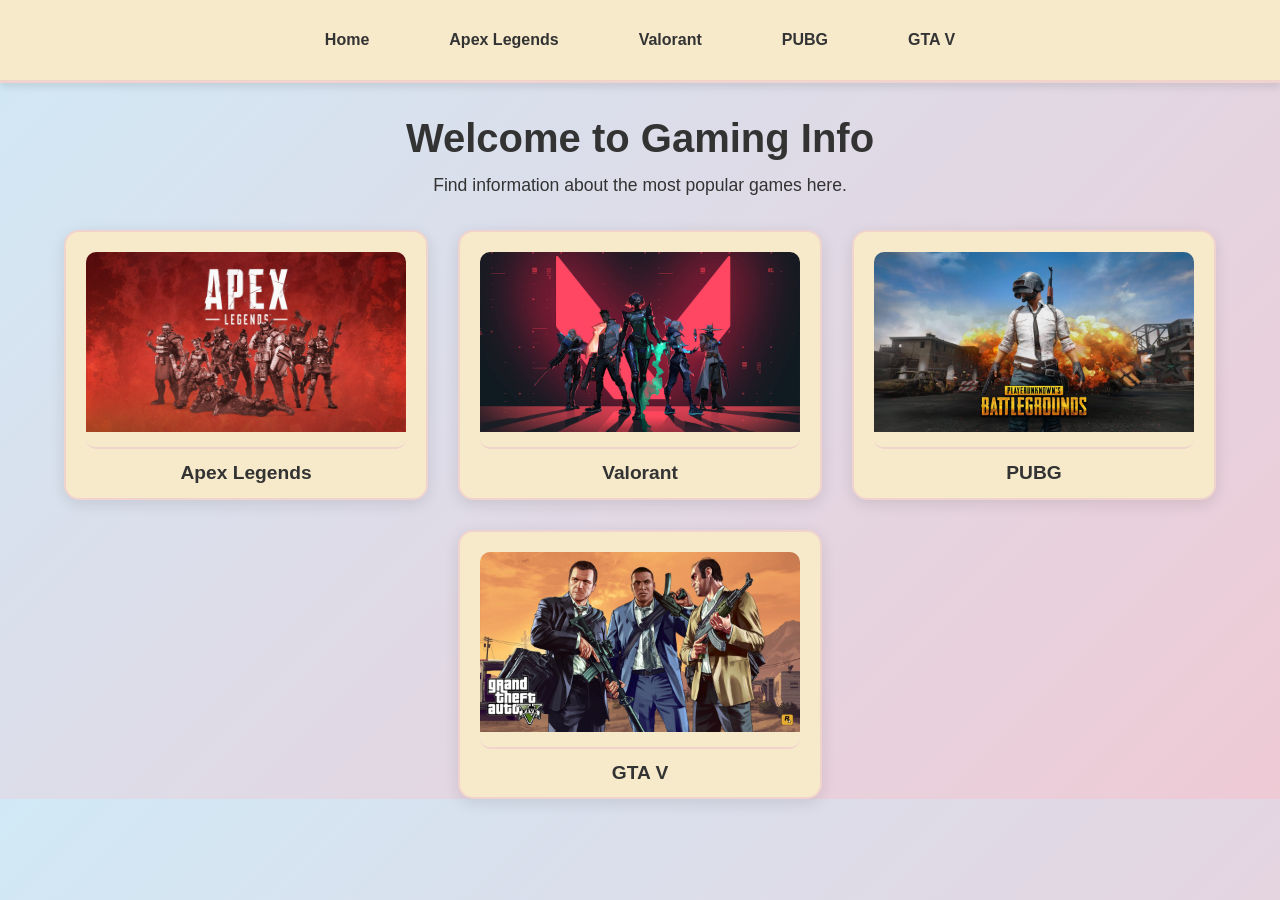
<file: index.html>
<!DOCTYPE html>
<html lang="en">
<head>
    <meta charset="UTF-8">
    <meta name="viewport" content="width=device-width, initial-scale=1.0">
    <title>Gaming Information</title>
    <link rel="stylesheet" href="index.css">
</head>
<body>
    <header>
        <nav>
            <ul class="navbar">
                <li><a href="/index.html">Home</a></li>
                <li><a href="/page5.html">Apex Legends</a></li>
                <li><a href="/page2.html">Valorant</a></li>
                <li><a href="/page3.html">PUBG</a></li>
                <li><a href="/page4.html">GTA V</a></li>
            </ul>
        </nav>
    </header>

    <section id="home" class="content">
        <h1>Welcome to Gaming Info</h1>
        <p>Find information about the most popular games here.</p>
        <div class="outsider">
            <div class="inner">
                <a href="/page5.html"><img src="/img/Apex.jpg" alt="Apex Legends"></a>
                <p>Apex Legends</p>
            </div>
            <div class="inner">
                <a href="/page2.html"><img src="/img/valorant.jpg" alt="Valorant"></a>
                <p>Valorant</p>
            </div>
            <div class="inner">
                <a href="/page3.html"><img src="/img/pubg.jpg" alt="PUBG"></a>
                <p>PUBG</p>
            </div>
            <div class="inner">
                <a href="/page4.html"><img src="/img/gtav.jpg" alt="GTA V"></a>
                <p>GTA V</p>
            </div>
        </div>
    </section>
</body>
</html>
</file>
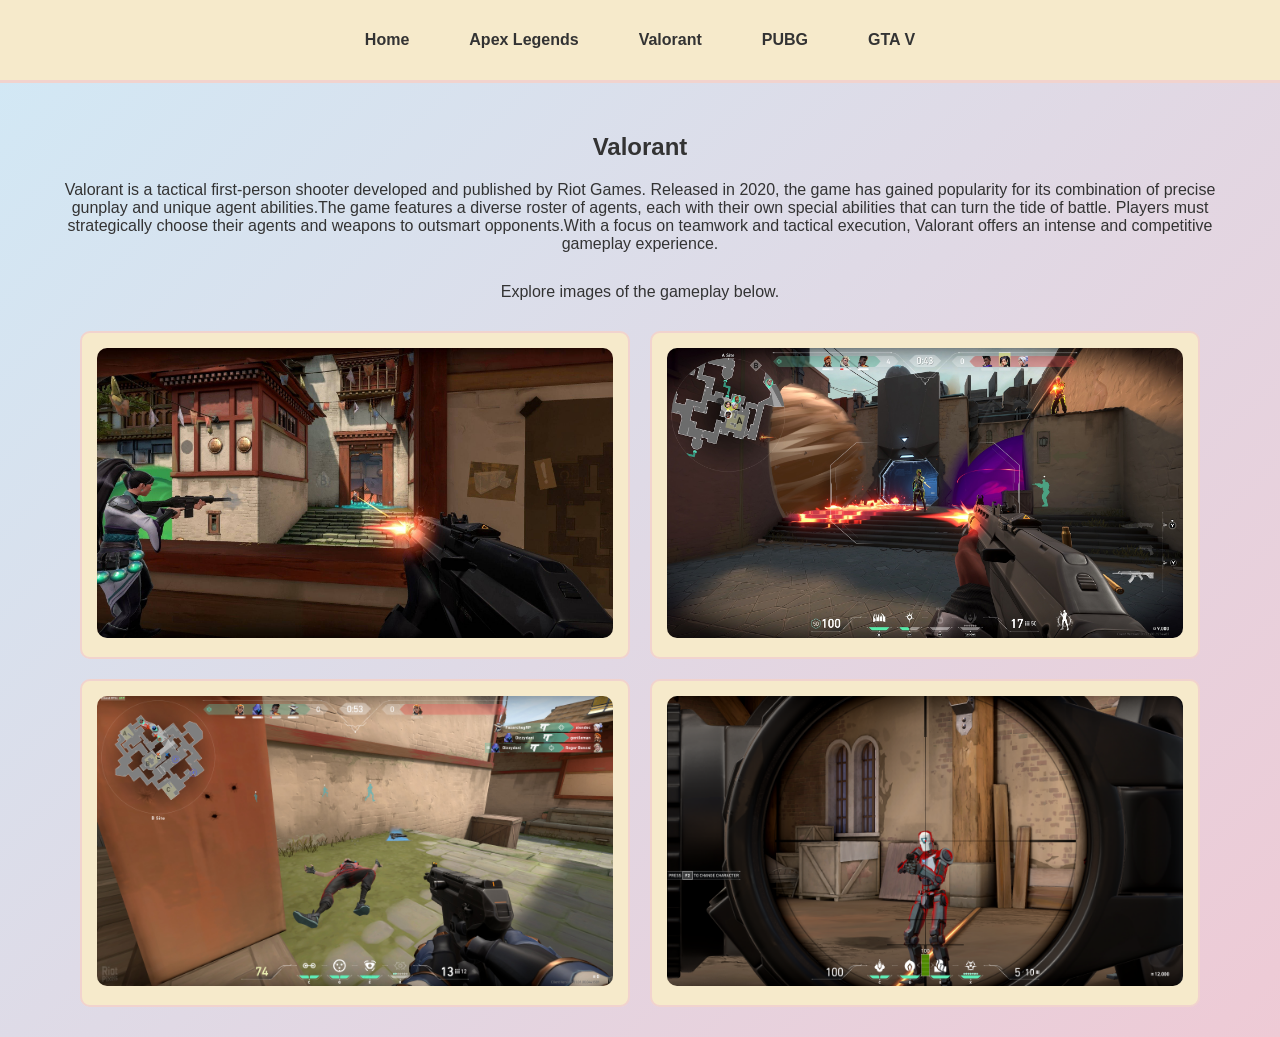
<file: page2.html>
<!DOCTYPE html>
<html lang="en">
<head>
    <meta charset="UTF-8">
    <meta name="viewport" content="width=device-width, initial-scale=1.0">
    <title>Valorant - Gaming Information</title>
    <link rel="stylesheet" href="page2.css">
</head>
<body>
    <header>
        <nav>
            <ul class="navbar">
                <li><a href="/index.html">Home</a></li>
                <li><a href="/page5.html">Apex Legends</a></li>
                <li><a href="/page2.html">Valorant</a></li>
                <li><a href="/page3.html">PUBG</a></li>
                <li><a href="/page4.html">GTA V</a></li>
            </ul>
        </nav>
    </header>

    <section class="content">
        <h1>Valorant</h1>
        <p>Valorant is a tactical first-person shooter developed and published by Riot Games. Released in 2020, the game has gained popularity for its combination of precise gunplay and unique agent abilities.The game features a diverse roster of agents, each with their own special abilities that can turn the tide of battle. Players must strategically choose their agents and weapons to outsmart opponents.With a focus on teamwork and tactical execution, Valorant offers an intense and competitive gameplay experience.</p>
        <p>Explore images of the gameplay below.</p>

        <div class="grid-container">
            <div class="grid-item">
                <img src="/img/valorant1.jpeg" alt="Valorant Gameplay 1">
            </div>
            <div class="grid-item">
                <img src="/img/valorant2.jpg" alt="Valorant Gameplay 2">
            </div>
            <div class="grid-item">
                <img src="/img/valorant3.jpg" alt="Valorant Gameplay 3">
            </div>
            <div class="grid-item">
                <img src="/img/valorant4.jpg" alt="Valorant Gameplay 4">
            </div>
        </div>
    </section>
</body>
</html>
</file>
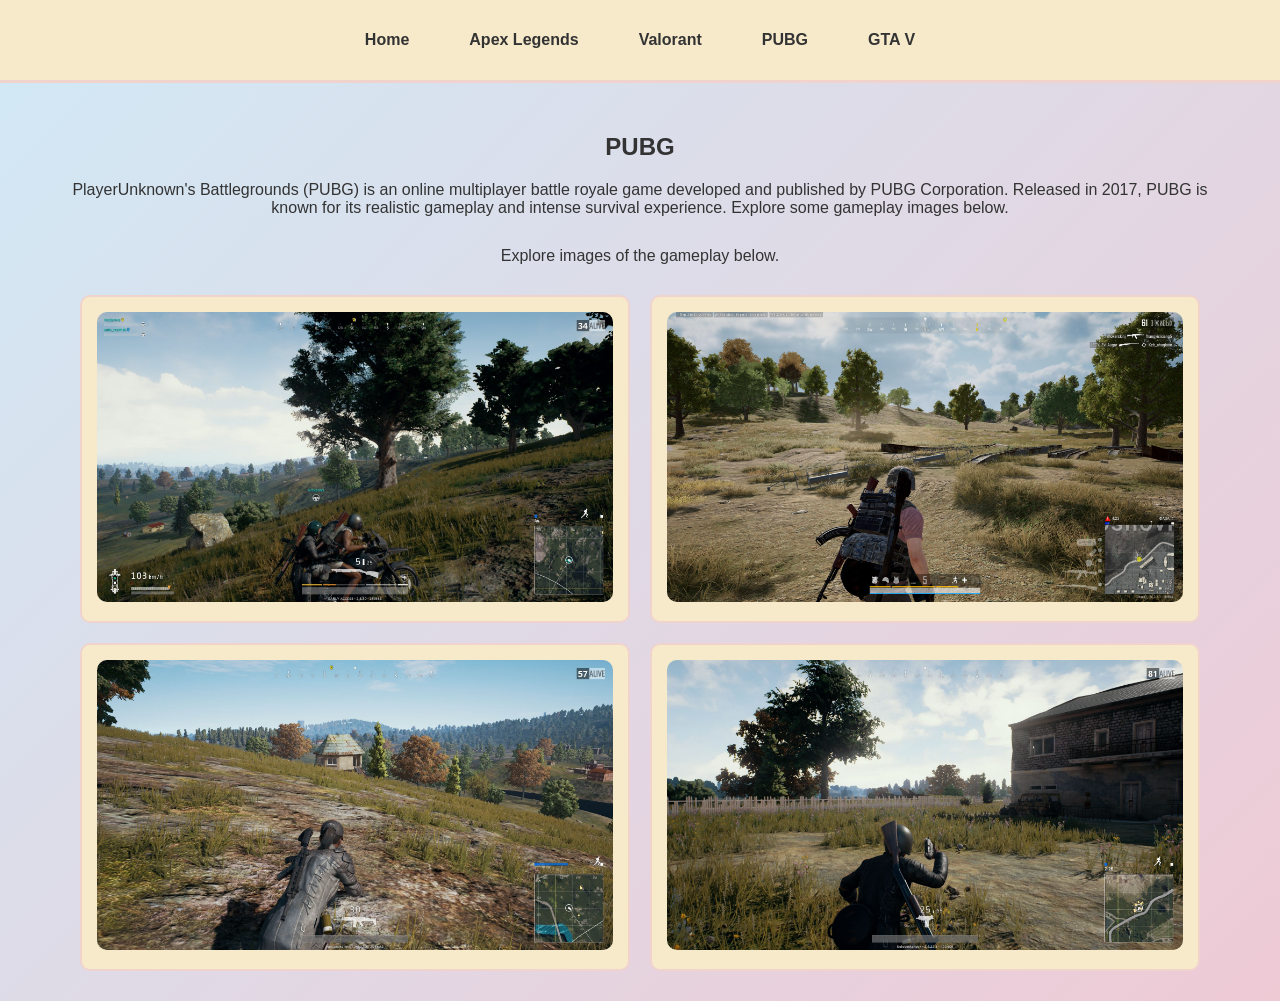
<file: page3.html>
<!DOCTYPE html>
<html lang="en">
<head>
    <meta charset="UTF-8">
    <meta name="viewport" content="width=device-width, initial-scale=1.0">
    <title>PUBG - Gaming Information</title>
    <link rel="stylesheet" href="page3.css">
</head>
<body>
    <header>
        <nav>
            <ul class="navbar">
                <li><a href="/index.html">Home</a></li>
                <li><a href="/page5.html">Apex Legends</a></li>
                <li><a href="/page2.html">Valorant</a></li>
                <li><a href="/page3.html">PUBG</a></li>
                <li><a href="/page4.html">GTA V</a></li>
            </ul>
        </nav>
    </header>

    <section class="content">
        <h1>PUBG</h1>
        <p>PlayerUnknown's Battlegrounds (PUBG) is an online multiplayer battle royale game developed and published by PUBG Corporation. Released in 2017, PUBG is known for its realistic gameplay and intense survival experience. Explore some gameplay images below.</p>
        <p>Explore images of the gameplay below.</p>
        <div class="grid-container">
            <div class="grid-item">
                <img src="/img/pubg1.jpg" alt="PUBG Gameplay 1">
            </div>
            <div class="grid-item">
                <img src="/img/pubg2.jpg" alt="PUBG Gameplay 2">
            </div>
            <div class="grid-item">
                <img src="/img/pubg3.jpg" alt="PUBG Gameplay 3">
            </div>
            <div class="grid-item">
                <img src="/img/pubg4.jpg" alt="PUBG Gameplay 4">
            </div>
        </div>
    </section>
</body>
</html>
</file>
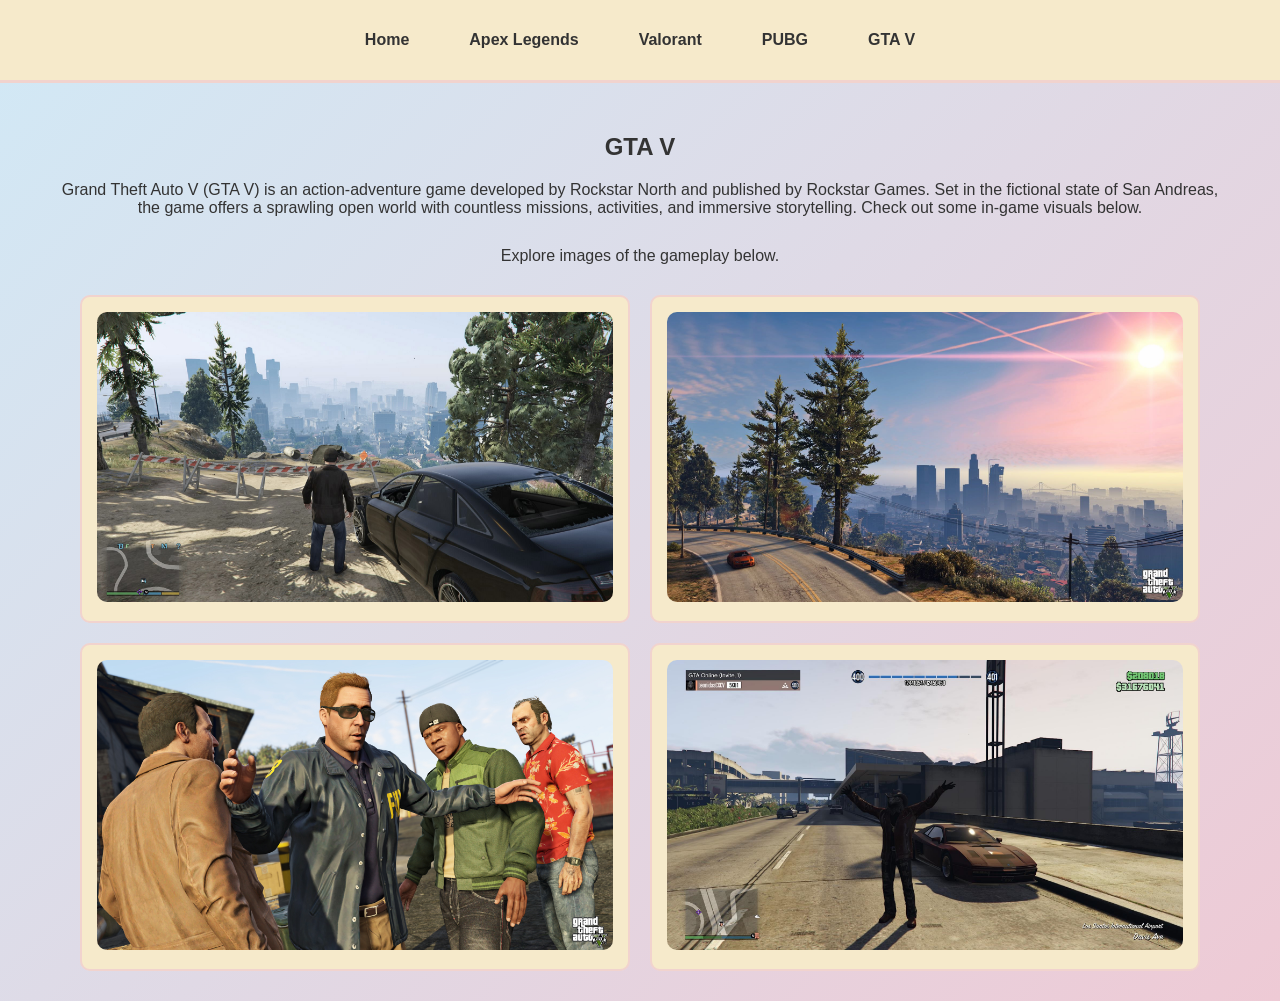
<file: page4.html>
<!DOCTYPE html>
<html lang="en">
<head>
    <meta charset="UTF-8">
    <meta name="viewport" content="width=device-width, initial-scale=1.0">
    <title>GTA V - Gaming Information</title>
    <link rel="stylesheet" href="/page4.css">
</head>
<body>
    <header>
        <nav>
            <ul class="navbar">
                <li><a href="/index.html">Home</a></li>
                <li><a href="/page5.html">Apex Legends</a></li>
                <li><a href="/page2.html">Valorant</a></li>
                <li><a href="/page3.html">PUBG</a></li>
                <li><a href="/page4.html">GTA V</a></li>
            </ul>
        </nav>
    </header>

    <section class="content">
        <h1>GTA V</h1>
        <p>Grand Theft Auto V (GTA V) is an action-adventure game developed by Rockstar North and published by Rockstar Games. Set in the fictional state of San Andreas, the game offers a sprawling open world with countless missions, activities, and immersive storytelling. Check out some in-game visuals below.</p>
        <p>Explore images of the gameplay below.</p>
        <div class="grid-container">
            <div class="grid-item">
                <img src="/img/gtav1.jpg" alt="GTA V Gameplay 1">
            </div>
            <div class="grid-item">
                <img src="/img/gtav2.jpg" alt="GTA V Gameplay 2">
            </div>
            <div class="grid-item">
                <img src="/img/gtav3.jpg" alt="GTA V Gameplay 3">
            </div>
            <div class="grid-item">
                <img src="/img/gtav4.jpg" alt="GTA V Gameplay 4">
            </div>
        </div>
    </section>
</body>
</html>
</file>
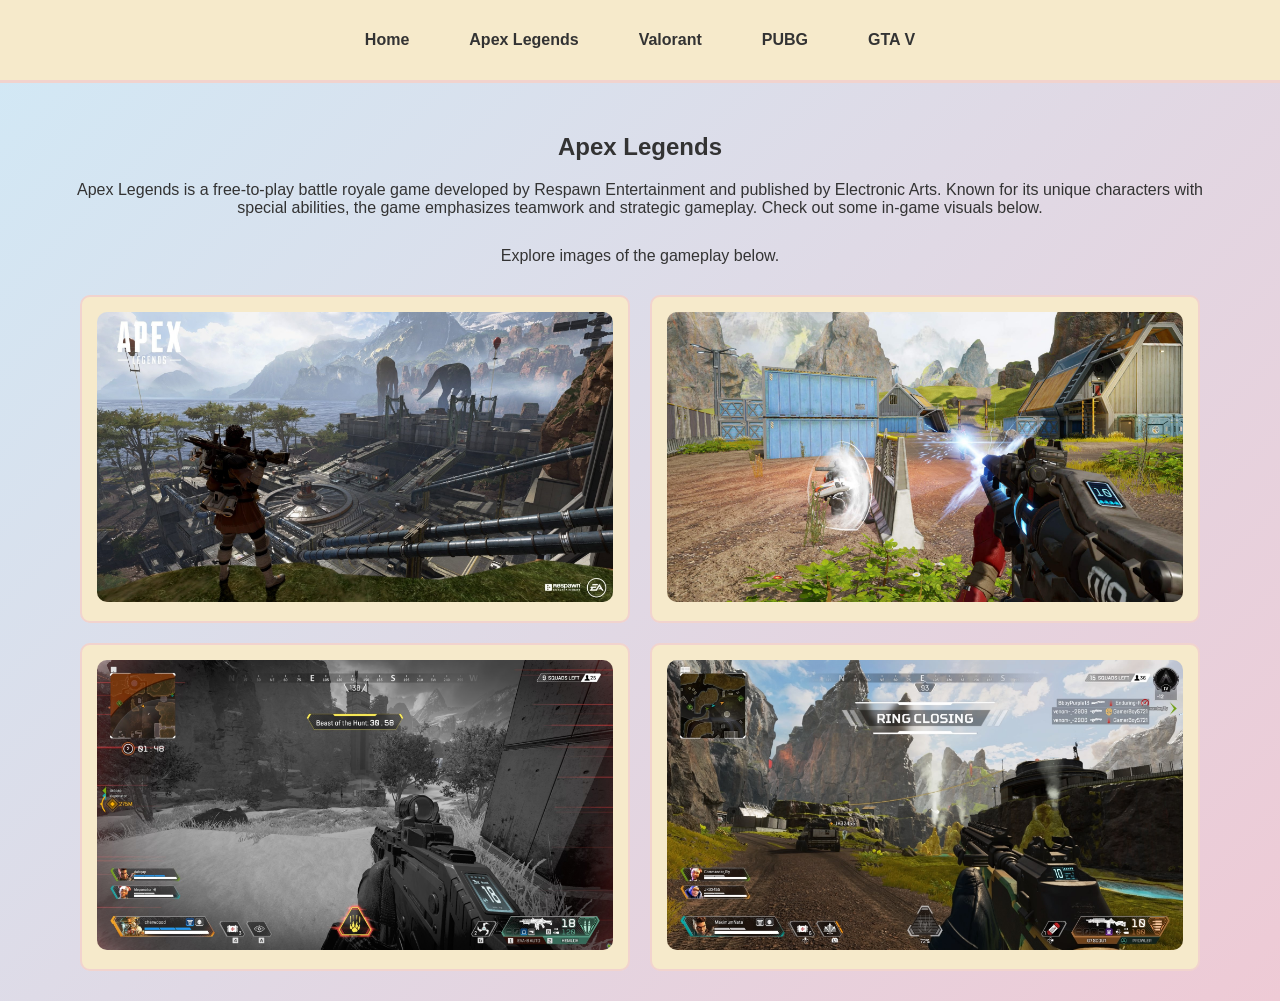
<file: page5.html>
<!DOCTYPE html>
<html lang="en">
<head>
    <meta charset="UTF-8">
    <meta name="viewport" content="width=device-width, initial-scale=1.0">
    <title>Apex Legends - Gaming Information</title>
    <link rel="stylesheet" href="/page5.css">
</head>
<body>
    <header>
        <nav>
            <ul class="navbar">
                <li><a href="/index.html">Home</a></li>
                <li><a href="/page5.html">Apex Legends</a></li>
                <li><a href="/page2.html">Valorant</a></li>
                <li><a href="/page3.html">PUBG</a></li>
                <li><a href="/page4.html">GTA V</a></li>
            </ul>
        </nav>
    </header>

    <section class="content">
        <h1>Apex Legends</h1>
        <p>Apex Legends is a free-to-play battle royale game developed by Respawn Entertainment and published by Electronic Arts. Known for its unique characters with special abilities, the game emphasizes teamwork and strategic gameplay. Check out some in-game visuals below.</p>
        <p>Explore images of the gameplay below.</p>
        <div class="grid-container">
            <div class="grid-item">
                <img src="/img/apex1.jpg" alt="Apex Legends Gameplay 1">
            </div>
            <div class="grid-item">
                <img src="/img/apex2.jpeg" alt="Apex Legends Gameplay 2">
            </div>
            <div class="grid-item">
                <img src="/img/apex3.jpg" alt="Apex Legends Gameplay 3">
            </div>
            <div class="grid-item">
                <img src="/img/apex4.jpg" alt="Apex Legends Gameplay 4">
            </div>
        </div>
    </section>
</body>
</html>
</file>
<file: index.css>
body {
    font-family: 'Segoe UI', Tahoma, Geneva, Verdana, sans-serif;
    background: linear-gradient(135deg, #D1E9F6, #EECAD5);
    color: #333;
    margin: 0;
    padding: 0;
}

header {
    background-color: #F6EACB;
    padding: 15px 0;
    border-bottom: 3px solid #F1D3CE;
    box-shadow: 0 4px 8px rgba(0, 0, 0, 0.1);
}

.navbar {
    list-style: none;
    display: flex;
    justify-content: center;
    padding: 0;
}

.navbar li {
    margin: 0 20px;
}

.navbar a {
    text-decoration: none;
    color: #333;
    font-weight: bold;
    padding: 10px 20px;
    border-radius: 25px;
    
}

.navbar a:hover {
    background-color: #EECAD5;
    color: black;
    
}


h1 {
    text-align: center;
    margin-bottom: 20px;
    font-size: 2.5rem;
    color: #333;
}

p {
    text-align: center;
    margin-bottom: 40px;
    font-size: 1.1rem;
    line-height: 0.5;
}

.outsider {
    display: flex;
    flex-wrap: wrap;
    justify-content: center;
    gap: 30px;
    padding: 0 50px;
}

.inner {
    background-color: #F6EACB;
    border: 2px solid #F1D3CE;
    border-radius: 15px;
    padding: 20px;
    text-align: center;
    flex: 1 1 300px;
    box-shadow: 0 4px 15px rgba(0, 0, 0, 0.1);
    max-width: 320px;
    cursor: pointer;
}

.inner:hover {
    
    box-shadow: 0 8px 20px rgba(0, 0, 0, 0.2);
}

.inner img {
    width: 100%;
    height: auto;
    border-bottom: 2px solid #F1D3CE;
    padding-bottom: 15px;
    margin-bottom: 15px;
    border-radius: 10px;
    
}


.inner p {
    font-size: 1.2rem;
    font-weight: bold;
    margin: 0;
}
</file>
<file: page2.css>
body {
    font-family: Arial, sans-serif;
    background: linear-gradient(135deg, #D1E9F6, #EECAD5);
    color: #333;
    margin: 0;
    padding: 0;
}

header {
    background-color: #F6EACB;
    padding: 15px 0;
    border-bottom: 3px solid #F1D3CE;
}

.navbar {
    list-style: none;
    display: flex;
    justify-content: center;
    padding: 0;
}

.navbar li {
    margin: 0 20px;
}

.navbar a {
    text-decoration: none;
    color: #333;
    font-weight: bold;
    padding: 10px;
    border-radius: 25px;
}

.navbar a:hover {
    background-color: #EECAD5;
    color: black;
}

.content {
    padding: 30px;
}

h1 {
    text-align: center;
    margin-bottom: 20px;
}

p {
    text-align: center;
    margin-bottom: 30px;
    padding: 0 20px;
}

.grid-container {
    display: grid;
    grid-template-columns: repeat(2, 1fr);
    gap: 20px;
    padding: 0 50px;
}

.grid-item {
    background-color: #F6EACB;
    border: 2px solid #F1D3CE;
    border-radius: 10px;
    padding: 15px;
}

.grid-item img {
    width: 100%;
    border-radius: 10px;
}
</file>
<file: page3.css>
body {
    font-family: Arial, sans-serif;
    background: linear-gradient(135deg, #D1E9F6, #EECAD5);
    color: #333;
    margin: 0;
    padding: 0;
}

header {
    background-color: #F6EACB;
    padding: 15px 0;
    border-bottom: 3px solid #F1D3CE;
}

.navbar {
    list-style: none;
    display: flex;
    justify-content: center;
    padding: 0;
}

.navbar li {
    margin: 0 20px;
}

.navbar a {
    text-decoration: none;
    color: #333;
    font-weight: bold;
    padding: 10px;
    border-radius: 25px;
}

.navbar a:hover {
    background-color: #EECAD5;
    color: black;
}

.content {
    padding: 30px;
}

h1 {
    text-align: center;
    margin-bottom: 20px;
}

p {
    text-align: center;
    margin-bottom: 30px;
    padding: 0 20px;
}

.grid-container {
    display: grid;
    grid-template-columns: repeat(2, 1fr);
    gap: 20px;
    padding: 0 50px;
}

.grid-item {
    background-color: #F6EACB;
    border: 2px solid #F1D3CE;
    border-radius: 10px;
    padding: 15px;
}


.grid-item img {
    width: 100%;
    border-radius: 10px;
}
</file>
<file: page4.css>
body {
    font-family: Arial, sans-serif;
    background: linear-gradient(135deg, #D1E9F6, #EECAD5);
    color: #333;
    margin: 0;
    padding: 0;
}

header {
    background-color: #F6EACB;
    padding: 15px 0;
    border-bottom: 3px solid #F1D3CE;
}

.navbar {
    list-style: none;
    display: flex;
    justify-content: center;
    padding: 0;
}

.navbar li {
    margin: 0 20px;
}

.navbar a {
    text-decoration: none;
    color: #333;
    font-weight: bold;
    padding: 10px;
    border-radius: 25px;
}

.navbar a:hover {
    background-color: #EECAD5;
    color: black;
}

.content {
    padding: 30px;
}

h1 {
    text-align: center;
    margin-bottom: 20px;
}

p {
    text-align: center;
    margin-bottom: 30px;
    padding: 0 20px;
}

.grid-container {
    display: grid;
    grid-template-columns: repeat(2, 1fr);
    gap: 20px;
    padding: 0 50px;
}

.grid-item {
    background-color: #F6EACB;
    border: 2px solid #F1D3CE;
    border-radius: 10px;
    padding: 15px;
}


.grid-item img {
    width: 100%;
    border-radius: 10px;
}
</file>
<file: page5.css>
body {
    font-family: Arial, sans-serif;
    background: linear-gradient(135deg, #D1E9F6, #EECAD5);
    color: #333;
    margin: 0;
    padding: 0;
}

header {
    background-color: #F6EACB;
    padding: 15px 0;
    border-bottom: 3px solid #F1D3CE;
}

.navbar {
    list-style: none;
    display: flex;
    justify-content: center;
    padding: 0;
}

.navbar li {
    margin: 0 20px;
}

.navbar a {
    text-decoration: none;
    color: #333;
    font-weight: bold;
    padding: 10px;
    border-radius: 25px;
}

.navbar a:hover {
    background-color: #EECAD5;
    color: black;
}

.content {
    padding: 30px;
}

h1 {
    text-align: center;
    margin-bottom: 20px;
}

p {
    text-align: center;
    margin-bottom: 30px;
    padding: 0 20px;
}

.grid-container {
    display: grid;
    grid-template-columns: repeat(2, 1fr);
    gap: 20px;
    padding: 0 50px;
}

.grid-item {
    background-color: #F6EACB;
    border: 2px solid #F1D3CE;
    border-radius: 10px;
    padding: 15px;
}


.grid-item img {
    width: 100%;
    border-radius: 10px;
   
}
</file>
